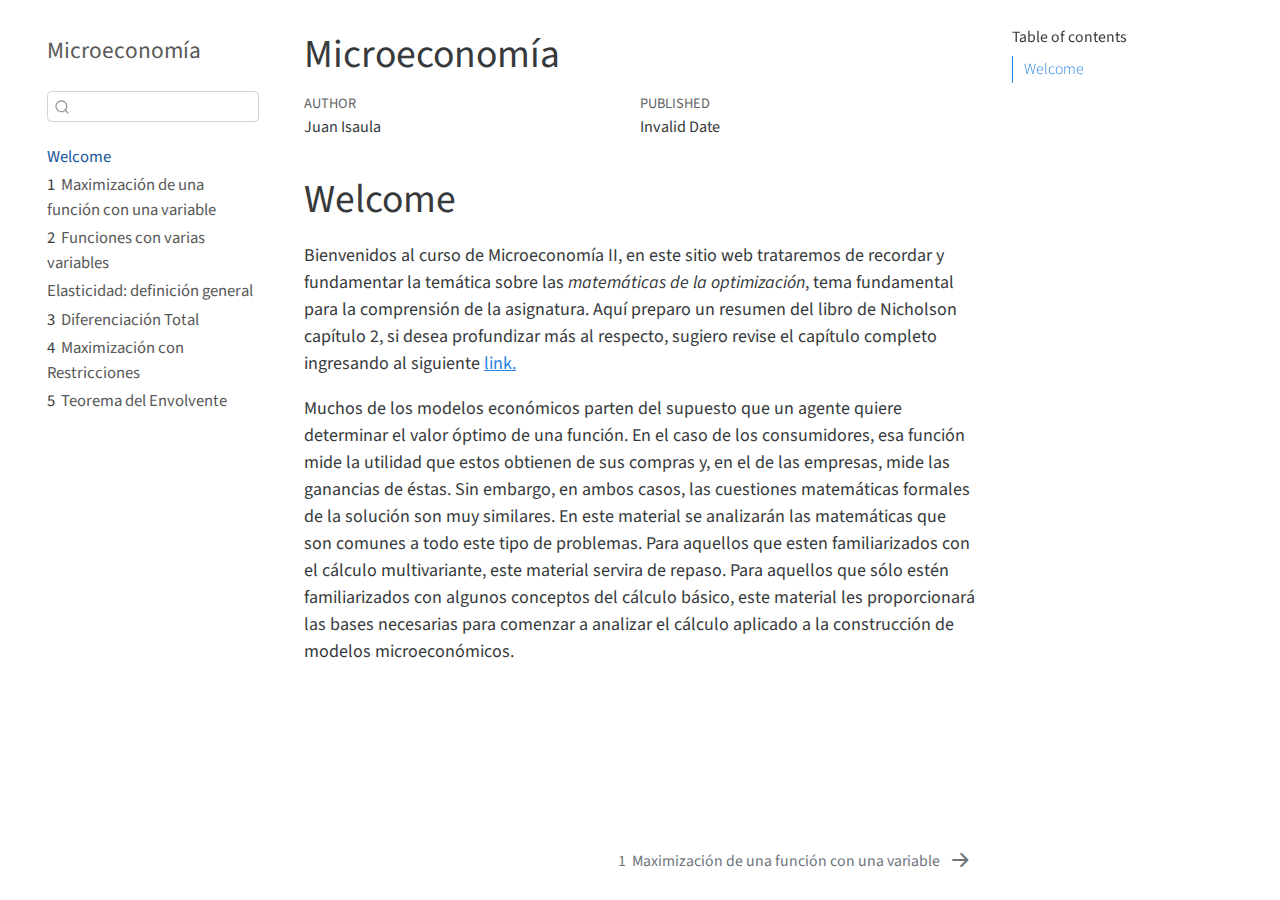
<file: docs/index.html>
<!DOCTYPE html>
<html xmlns="http://www.w3.org/1999/xhtml" lang="en" xml:lang="en"><head>

<meta charset="utf-8">
<meta name="generator" content="quarto-1.2.313">

<meta name="viewport" content="width=device-width, initial-scale=1.0, user-scalable=yes">

<meta name="author" content="Juan Isaula">

<title>Microeconomía</title>
<style>
code{white-space: pre-wrap;}
span.smallcaps{font-variant: small-caps;}
div.columns{display: flex; gap: min(4vw, 1.5em);}
div.column{flex: auto; overflow-x: auto;}
div.hanging-indent{margin-left: 1.5em; text-indent: -1.5em;}
ul.task-list{list-style: none;}
ul.task-list li input[type="checkbox"] {
  width: 0.8em;
  margin: 0 0.8em 0.2em -1.6em;
  vertical-align: middle;
}
</style>


<script src="site_libs/quarto-nav/quarto-nav.js"></script>
<script src="site_libs/quarto-nav/headroom.min.js"></script>
<script src="site_libs/clipboard/clipboard.min.js"></script>
<script src="site_libs/quarto-search/autocomplete.umd.js"></script>
<script src="site_libs/quarto-search/fuse.min.js"></script>
<script src="site_libs/quarto-search/quarto-search.js"></script>
<meta name="quarto:offset" content="./">
<link href="./intro.html" rel="next">
<script src="site_libs/quarto-html/quarto.js"></script>
<script src="site_libs/quarto-html/popper.min.js"></script>
<script src="site_libs/quarto-html/tippy.umd.min.js"></script>
<script src="site_libs/quarto-html/anchor.min.js"></script>
<link href="site_libs/quarto-html/tippy.css" rel="stylesheet">
<link href="site_libs/quarto-html/quarto-syntax-highlighting.css" rel="stylesheet" id="quarto-text-highlighting-styles">
<script src="site_libs/bootstrap/bootstrap.min.js"></script>
<link href="site_libs/bootstrap/bootstrap-icons.css" rel="stylesheet">
<link href="site_libs/bootstrap/bootstrap.min.css" rel="stylesheet" id="quarto-bootstrap" data-mode="light">
<script id="quarto-search-options" type="application/json">{
  "location": "sidebar",
  "copy-button": false,
  "collapse-after": 3,
  "panel-placement": "start",
  "type": "textbox",
  "limit": 20,
  "language": {
    "search-no-results-text": "No results",
    "search-matching-documents-text": "matching documents",
    "search-copy-link-title": "Copy link to search",
    "search-hide-matches-text": "Hide additional matches",
    "search-more-match-text": "more match in this document",
    "search-more-matches-text": "more matches in this document",
    "search-clear-button-title": "Clear",
    "search-detached-cancel-button-title": "Cancel",
    "search-submit-button-title": "Submit"
  }
}</script>


</head>

<body class="nav-sidebar floating">

<div id="quarto-search-results"></div>
  <header id="quarto-header" class="headroom fixed-top">
  <nav class="quarto-secondary-nav" data-bs-toggle="collapse" data-bs-target="#quarto-sidebar" aria-controls="quarto-sidebar" aria-expanded="false" aria-label="Toggle sidebar navigation" onclick="if (window.quartoToggleHeadroom) { window.quartoToggleHeadroom(); }">
    <div class="container-fluid d-flex justify-content-between">
      <h1 class="quarto-secondary-nav-title">Microeconomía</h1>
      <button type="button" class="quarto-btn-toggle btn" aria-label="Show secondary navigation">
        <i class="bi bi-chevron-right"></i>
      </button>
    </div>
  </nav>
</header>
<!-- content -->
<div id="quarto-content" class="quarto-container page-columns page-rows-contents page-layout-article">
<!-- sidebar -->
  <nav id="quarto-sidebar" class="sidebar collapse sidebar-navigation floating overflow-auto">
    <div class="pt-lg-2 mt-2 text-left sidebar-header">
    <div class="sidebar-title mb-0 py-0">
      <a href="./">Microeconomía</a> 
    </div>
      </div>
      <div class="mt-2 flex-shrink-0 align-items-center">
        <div class="sidebar-search">
        <div id="quarto-search" class="" title="Search"></div>
        </div>
      </div>
    <div class="sidebar-menu-container"> 
    <ul class="list-unstyled mt-1">
        <li class="sidebar-item">
  <div class="sidebar-item-container"> 
  <a href="./index.html" class="sidebar-item-text sidebar-link active">Welcome</a>
  </div>
</li>
        <li class="sidebar-item">
  <div class="sidebar-item-container"> 
  <a href="./intro.html" class="sidebar-item-text sidebar-link"><span class="chapter-number">1</span>&nbsp; <span class="chapter-title">Maximización de una función con una variable</span></a>
  </div>
</li>
        <li class="sidebar-item">
  <div class="sidebar-item-container"> 
  <a href="./summary.html" class="sidebar-item-text sidebar-link"><span class="chapter-number">2</span>&nbsp; <span class="chapter-title">Funciones con varias variables</span></a>
  </div>
</li>
        <li class="sidebar-item">
  <div class="sidebar-item-container"> 
  <a href="./references.html" class="sidebar-item-text sidebar-link">Elasticidad: definición general</a>
  </div>
</li>
        <li class="sidebar-item">
  <div class="sidebar-item-container"> 
  <a href="./d_total.html" class="sidebar-item-text sidebar-link"><span class="chapter-number">3</span>&nbsp; <span class="chapter-title">Diferenciación Total</span></a>
  </div>
</li>
        <li class="sidebar-item">
  <div class="sidebar-item-container"> 
  <a href="./M_lagrange.html" class="sidebar-item-text sidebar-link"><span class="chapter-number">4</span>&nbsp; <span class="chapter-title">Maximización con Restricciones</span></a>
  </div>
</li>
        <li class="sidebar-item">
  <div class="sidebar-item-container"> 
  <a href="./teorema_env.html" class="sidebar-item-text sidebar-link"><span class="chapter-number">5</span>&nbsp; <span class="chapter-title">Teorema del Envolvente</span></a>
  </div>
</li>
    </ul>
    </div>
</nav>
<!-- margin-sidebar -->
    <div id="quarto-margin-sidebar" class="sidebar margin-sidebar">
        <nav id="TOC" role="doc-toc" class="toc-active">
    <h2 id="toc-title">Table of contents</h2>
   
  <ul>
  <li><a href="#welcome" id="toc-welcome" class="nav-link active" data-scroll-target="#welcome">Welcome</a></li>
  </ul>
</nav>
    </div>
<!-- main -->
<main class="content" id="quarto-document-content">

<header id="title-block-header" class="quarto-title-block default">
<div class="quarto-title">
<h1 class="title d-none d-lg-block">Microeconomía</h1>
</div>



<div class="quarto-title-meta">

    <div>
    <div class="quarto-title-meta-heading">Author</div>
    <div class="quarto-title-meta-contents">
             <p>Juan Isaula </p>
          </div>
  </div>
    
    <div>
    <div class="quarto-title-meta-heading">Published</div>
    <div class="quarto-title-meta-contents">
      <p class="date">Invalid Date</p>
    </div>
  </div>
  
    
  </div>
  

</header>

<section id="welcome" class="level1 unnumbered">
<h1 class="unnumbered">Welcome</h1>
<p>Bienvenidos al curso de Microeconomía II, en este sitio web trataremos de recordar y fundamentar la temática sobre las <em>matemáticas de la optimización</em>, tema fundamental para la comprensión de la asignatura. Aquí preparo un resumen del libro de Nicholson capítulo 2, si desea profundizar más al respecto, sugiero revise el capítulo completo ingresando al siguiente <a href="https://elvisjgblog.files.wordpress.com/2019/04/teorc3ada-microeconc3b3mica-9c2b0-edicic3b3n-walter-nicholson.pdf">link.</a></p>
<p>Muchos de los modelos económicos parten del supuesto que un agente quiere determinar el valor óptimo de una función. En el caso de los consumidores, esa función mide la utilidad que estos obtienen de sus compras y, en el de las empresas, mide las ganancias de éstas. Sin embargo, en ambos casos, las cuestiones matemáticas formales de la solución son muy similares. En este material se analizarán las matemáticas que son comunes a todo este tipo de problemas. Para aquellos que esten familiarizados con el cálculo multivariante, este material servira de repaso. Para aquellos que sólo estén familiarizados con algunos conceptos del cálculo básico, este material les proporcionará las bases necesarias para comenzar a analizar el cálculo aplicado a la construcción de modelos microeconómicos.</p>


</section>

</main> <!-- /main -->
<script id="quarto-html-after-body" type="application/javascript">
window.document.addEventListener("DOMContentLoaded", function (event) {
  const toggleBodyColorMode = (bsSheetEl) => {
    const mode = bsSheetEl.getAttribute("data-mode");
    const bodyEl = window.document.querySelector("body");
    if (mode === "dark") {
      bodyEl.classList.add("quarto-dark");
      bodyEl.classList.remove("quarto-light");
    } else {
      bodyEl.classList.add("quarto-light");
      bodyEl.classList.remove("quarto-dark");
    }
  }
  const toggleBodyColorPrimary = () => {
    const bsSheetEl = window.document.querySelector("link#quarto-bootstrap");
    if (bsSheetEl) {
      toggleBodyColorMode(bsSheetEl);
    }
  }
  toggleBodyColorPrimary();  
  const icon = "";
  const anchorJS = new window.AnchorJS();
  anchorJS.options = {
    placement: 'right',
    icon: icon
  };
  anchorJS.add('.anchored');
  const clipboard = new window.ClipboardJS('.code-copy-button', {
    target: function(trigger) {
      return trigger.previousElementSibling;
    }
  });
  clipboard.on('success', function(e) {
    // button target
    const button = e.trigger;
    // don't keep focus
    button.blur();
    // flash "checked"
    button.classList.add('code-copy-button-checked');
    var currentTitle = button.getAttribute("title");
    button.setAttribute("title", "Copied!");
    let tooltip;
    if (window.bootstrap) {
      button.setAttribute("data-bs-toggle", "tooltip");
      button.setAttribute("data-bs-placement", "left");
      button.setAttribute("data-bs-title", "Copied!");
      tooltip = new bootstrap.Tooltip(button, 
        { trigger: "manual", 
          customClass: "code-copy-button-tooltip",
          offset: [0, -8]});
      tooltip.show();    
    }
    setTimeout(function() {
      if (tooltip) {
        tooltip.hide();
        button.removeAttribute("data-bs-title");
        button.removeAttribute("data-bs-toggle");
        button.removeAttribute("data-bs-placement");
      }
      button.setAttribute("title", currentTitle);
      button.classList.remove('code-copy-button-checked');
    }, 1000);
    // clear code selection
    e.clearSelection();
  });
  function tippyHover(el, contentFn) {
    const config = {
      allowHTML: true,
      content: contentFn,
      maxWidth: 500,
      delay: 100,
      arrow: false,
      appendTo: function(el) {
          return el.parentElement;
      },
      interactive: true,
      interactiveBorder: 10,
      theme: 'quarto',
      placement: 'bottom-start'
    };
    window.tippy(el, config); 
  }
  const noterefs = window.document.querySelectorAll('a[role="doc-noteref"]');
  for (var i=0; i<noterefs.length; i++) {
    const ref = noterefs[i];
    tippyHover(ref, function() {
      // use id or data attribute instead here
      let href = ref.getAttribute('data-footnote-href') || ref.getAttribute('href');
      try { href = new URL(href).hash; } catch {}
      const id = href.replace(/^#\/?/, "");
      const note = window.document.getElementById(id);
      return note.innerHTML;
    });
  }
  const findCites = (el) => {
    const parentEl = el.parentElement;
    if (parentEl) {
      const cites = parentEl.dataset.cites;
      if (cites) {
        return {
          el,
          cites: cites.split(' ')
        };
      } else {
        return findCites(el.parentElement)
      }
    } else {
      return undefined;
    }
  };
  var bibliorefs = window.document.querySelectorAll('a[role="doc-biblioref"]');
  for (var i=0; i<bibliorefs.length; i++) {
    const ref = bibliorefs[i];
    const citeInfo = findCites(ref);
    if (citeInfo) {
      tippyHover(citeInfo.el, function() {
        var popup = window.document.createElement('div');
        citeInfo.cites.forEach(function(cite) {
          var citeDiv = window.document.createElement('div');
          citeDiv.classList.add('hanging-indent');
          citeDiv.classList.add('csl-entry');
          var biblioDiv = window.document.getElementById('ref-' + cite);
          if (biblioDiv) {
            citeDiv.innerHTML = biblioDiv.innerHTML;
          }
          popup.appendChild(citeDiv);
        });
        return popup.innerHTML;
      });
    }
  }
});
</script>
<nav class="page-navigation">
  <div class="nav-page nav-page-previous">
  </div>
  <div class="nav-page nav-page-next">
      <a href="./intro.html" class="pagination-link">
        <span class="nav-page-text"><span class="chapter-number">1</span>&nbsp; <span class="chapter-title">Maximización de una función con una variable</span></span> <i class="bi bi-arrow-right-short"></i>
      </a>
  </div>
</nav>
</div> <!-- /content -->



</body></html>
</file>
<file: docs/site_libs/quarto-html/tippy.css>
.tippy-box[data-animation=fade][data-state=hidden]{opacity:0}[data-tippy-root]{max-width:calc(100vw - 10px)}.tippy-box{position:relative;background-color:#333;color:#fff;border-radius:4px;font-size:14px;line-height:1.4;white-space:normal;outline:0;transition-property:transform,visibility,opacity}.tippy-box[data-placement^=top]>.tippy-arrow{bottom:0}.tippy-box[data-placement^=top]>.tippy-arrow:before{bottom:-7px;left:0;border-width:8px 8px 0;border-top-color:initial;transform-origin:center top}.tippy-box[data-placement^=bottom]>.tippy-arrow{top:0}.tippy-box[data-placement^=bottom]>.tippy-arrow:before{top:-7px;left:0;border-width:0 8px 8px;border-bottom-color:initial;transform-origin:center bottom}.tippy-box[data-placement^=left]>.tippy-arrow{right:0}.tippy-box[data-placement^=left]>.tippy-arrow:before{border-width:8px 0 8px 8px;border-left-color:initial;right:-7px;transform-origin:center left}.tippy-box[data-placement^=right]>.tippy-arrow{left:0}.tippy-box[data-placement^=right]>.tippy-arrow:before{left:-7px;border-width:8px 8px 8px 0;border-right-color:initial;transform-origin:center right}.tippy-box[data-inertia][data-state=visible]{transition-timing-function:cubic-bezier(.54,1.5,.38,1.11)}.tippy-arrow{width:16px;height:16px;color:#333}.tippy-arrow:before{content:"";position:absolute;border-color:transparent;border-style:solid}.tippy-content{position:relative;padding:5px 9px;z-index:1}
</file>
<file: docs/site_libs/quarto-html/quarto-syntax-highlighting.css>
/* quarto syntax highlight colors */
:root {
  --quarto-hl-ot-color: #003B4F;
  --quarto-hl-at-color: #657422;
  --quarto-hl-ss-color: #20794D;
  --quarto-hl-an-color: #5E5E5E;
  --quarto-hl-fu-color: #4758AB;
  --quarto-hl-st-color: #20794D;
  --quarto-hl-cf-color: #003B4F;
  --quarto-hl-op-color: #5E5E5E;
  --quarto-hl-er-color: #AD0000;
  --quarto-hl-bn-color: #AD0000;
  --quarto-hl-al-color: #AD0000;
  --quarto-hl-va-color: #111111;
  --quarto-hl-bu-color: inherit;
  --quarto-hl-ex-color: inherit;
  --quarto-hl-pp-color: #AD0000;
  --quarto-hl-in-color: #5E5E5E;
  --quarto-hl-vs-color: #20794D;
  --quarto-hl-wa-color: #5E5E5E;
  --quarto-hl-do-color: #5E5E5E;
  --quarto-hl-im-color: #00769E;
  --quarto-hl-ch-color: #20794D;
  --quarto-hl-dt-color: #AD0000;
  --quarto-hl-fl-color: #AD0000;
  --quarto-hl-co-color: #5E5E5E;
  --quarto-hl-cv-color: #5E5E5E;
  --quarto-hl-cn-color: #8f5902;
  --quarto-hl-sc-color: #5E5E5E;
  --quarto-hl-dv-color: #AD0000;
  --quarto-hl-kw-color: #003B4F;
}

/* other quarto variables */
:root {
  --quarto-font-monospace: SFMono-Regular, Menlo, Monaco, Consolas, "Liberation Mono", "Courier New", monospace;
}

pre > code.sourceCode > span {
  color: #003B4F;
}

code span {
  color: #003B4F;
}

code.sourceCode > span {
  color: #003B4F;
}

div.sourceCode,
div.sourceCode pre.sourceCode {
  color: #003B4F;
}

code span.ot {
  color: #003B4F;
}

code span.at {
  color: #657422;
}

code span.ss {
  color: #20794D;
}

code span.an {
  color: #5E5E5E;
}

code span.fu {
  color: #4758AB;
}

code span.st {
  color: #20794D;
}

code span.cf {
  color: #003B4F;
}

code span.op {
  color: #5E5E5E;
}

code span.er {
  color: #AD0000;
}

code span.bn {
  color: #AD0000;
}

code span.al {
  color: #AD0000;
}

code span.va {
  color: #111111;
}

code span.pp {
  color: #AD0000;
}

code span.in {
  color: #5E5E5E;
}

code span.vs {
  color: #20794D;
}

code span.wa {
  color: #5E5E5E;
  font-style: italic;
}

code span.do {
  color: #5E5E5E;
  font-style: italic;
}

code span.im {
  color: #00769E;
}

code span.ch {
  color: #20794D;
}

code span.dt {
  color: #AD0000;
}

code span.fl {
  color: #AD0000;
}

code span.co {
  color: #5E5E5E;
}

code span.cv {
  color: #5E5E5E;
  font-style: italic;
}

code span.cn {
  color: #8f5902;
}

code span.sc {
  color: #5E5E5E;
}

code span.dv {
  color: #AD0000;
}

code span.kw {
  color: #003B4F;
}

.prevent-inlining {
  content: "</";
}

/*# sourceMappingURL=debc5d5d77c3f9108843748ff7464032.css.map */
</file>
